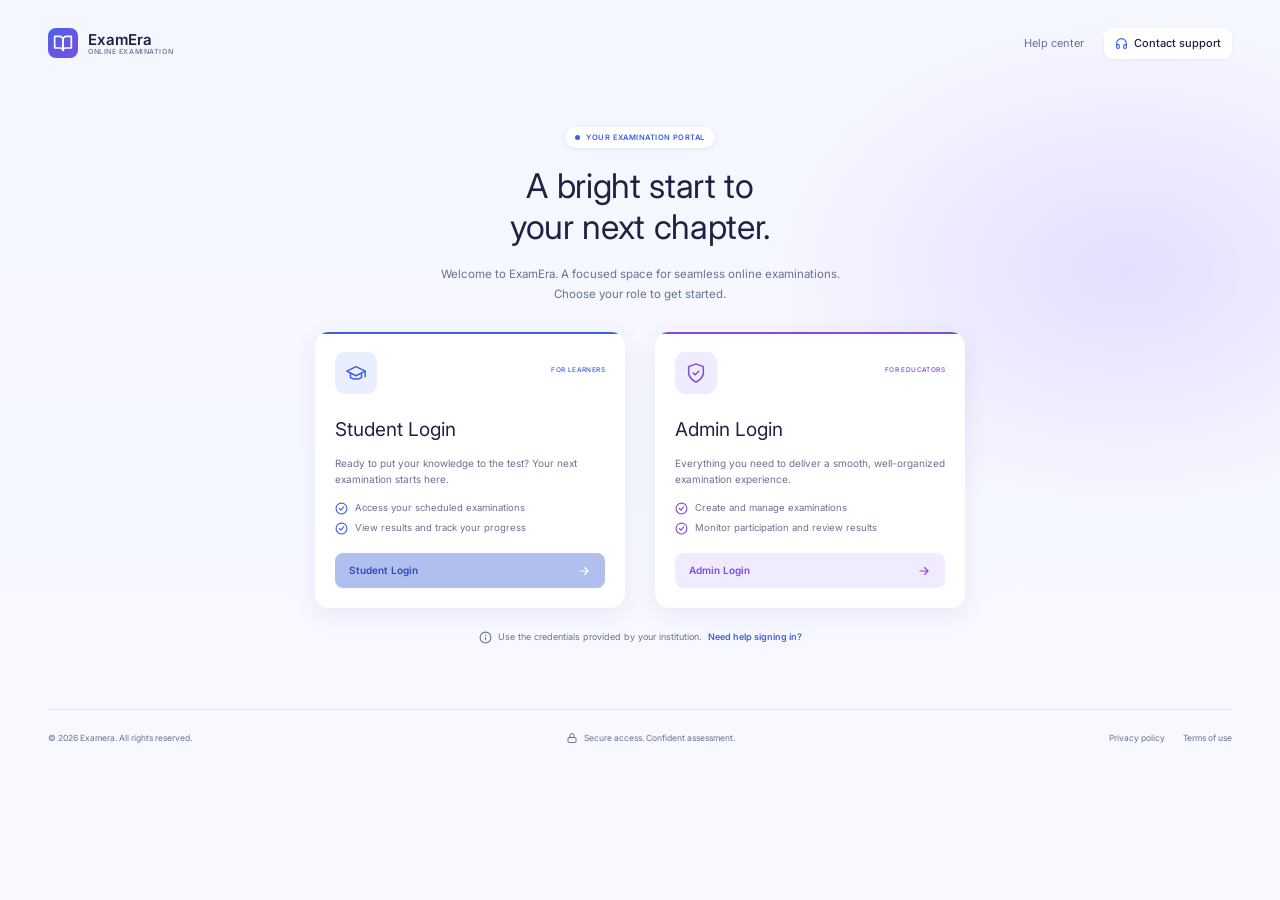
<file: frontend/index.html>
<!doctype html>
<html lang="en">
  <head>
    <meta charset="UTF-8" />
    <meta name="viewport" content="width=device-width, initial-scale=1" />
    <title>ExamEra – Online Examination</title>
    <link rel="preconnect" href="https://fonts.googleapis.com" />
    <link rel="preconnect" href="https://fonts.gstatic.com" crossorigin />
    <link
      href="https://fonts.googleapis.com/css2?family=Inter:wght@300;400;500;600&display=swap"
      rel="stylesheet"
    />
    <link rel="stylesheet" href="./css/styles.css" />
  </head>
  <body>
    <div class="page">
      <header class="header">
        <a class="brand" href="#">
          <span class="brand-logo">
            <svg
              width="20"
              height="20"
              viewBox="0 0 24 24"
              fill="none"
              stroke="currentColor"
              stroke-width="2"
              stroke-linecap="round"
              stroke-linejoin="round"
            >
              <path d="M2 4h6a4 4 0 0 1 4 4v13a3 3 0 0 0-3-3H2z" />
              <path d="M22 4h-6a4 4 0 0 0-4 4v13a3 3 0 0 1 3-3h7z" />
            </svg>
          </span>
          <span class="brand-text">
            <strong>ExamEra</strong>
            <small>ONLINE EXAMINATION</small>
          </span>
        </a>
        <nav class="header-nav">
          <a href="#" class="help-link">Help center</a>
          <a href="#" class="support-btn">
            <svg
              width="13"
              height="13"
              viewBox="0 0 24 24"
              fill="none"
              stroke="currentColor"
              stroke-width="2"
              stroke-linecap="round"
              stroke-linejoin="round"
            >
              <path d="M3 18v-6a9 9 0 0 1 18 0v6" />
              <path
                d="M21 19a2 2 0 0 1-2 2h-1a2 2 0 0 1-2-2v-3a2 2 0 0 1 2-2h3zM3 19a2 2 0 0 0 2 2h1a2 2 0 0 0 2-2v-3a2 2 0 0 0-2-2H3z"
              />
            </svg>
            Contact support
          </a>
        </nav>
      </header>

      <main class="hero">
        <span class="pill"
          ><i class="pill-dot"></i>YOUR EXAMINATION PORTAL</span
        >
        <h1>A bright start to your next chapter.</h1>
        <p class="lead">
          Welcome to ExamEra. A focused space for seamless online
          examinations.<br />Choose your role to get started.
        </p>

        <section class="cards">
          <article class="card card-student">
            <div class="card-top">
              <span class="icon-box">
                <svg
                  width="22"
                  height="22"
                  viewBox="0 0 24 24"
                  fill="none"
                  stroke="currentColor"
                  stroke-width="1.6"
                  stroke-linecap="round"
                  stroke-linejoin="round"
                >
                  <path d="M22 10 12 5 2 10l10 5 10-5z" />
                  <path d="M6 12v5c3 2 9 2 12 0v-5" />
                  <path d="M22 10v6" />
                </svg>
              </span>
              <span class="tag">FOR LEARNERS</span>
            </div>
            <h2>Student Login</h2>
            <p class="card-desc">
              Ready to put your knowledge to the test? Your next examination
              starts here.
            </p>
            <ul class="features">
              <li>
                <svg
                  viewBox="0 0 24 24"
                  width="13"
                  height="13"
                  fill="none"
                  stroke="currentColor"
                  stroke-width="2"
                  stroke-linecap="round"
                  stroke-linejoin="round"
                >
                  <circle cx="12" cy="12" r="10" />
                  <path d="m8 12 3 3 5-6" /></svg
                >Access your scheduled examinations
              </li>
              <li>
                <svg
                  viewBox="0 0 24 24"
                  width="13"
                  height="13"
                  fill="none"
                  stroke="currentColor"
                  stroke-width="2"
                  stroke-linecap="round"
                  stroke-linejoin="round"
                >
                  <circle cx="12" cy="12" r="10" />
                  <path d="m8 12 3 3 5-6" /></svg
                >View results and track your progress
              </li>
            </ul>
            <a href="student-login.html" class="btn">
              <span>Student Login</span>
              <svg
                width="14"
                height="14"
                viewBox="0 0 24 24"
                fill="none"
                stroke="currentColor"
                stroke-width="2"
                stroke-linecap="round"
                stroke-linejoin="round"
              >
                <path d="M5 12h14M13 6l6 6-6 6" />
              </svg>
            </a>
          </article>

          <article class="card card-admin">
            <div class="card-top">
              <span class="icon-box">
                <svg
                  width="22"
                  height="22"
                  viewBox="0 0 24 24"
                  fill="none"
                  stroke="currentColor"
                  stroke-width="1.6"
                  stroke-linecap="round"
                  stroke-linejoin="round"
                >
                  <path d="M12 22s8-4 8-10V5l-8-3-8 3v7c0 6 8 10 8 10z" />
                  <path d="m9 12 2 2 4-4" />
                </svg>
              </span>
              <span class="tag">FOR EDUCATORS</span>
            </div>
            <h2>Admin Login</h2>
            <p class="card-desc">
              Everything you need to deliver a smooth, well-organized
              examination experience.
            </p>
            <ul class="features">
              <li>
                <svg
                  viewBox="0 0 24 24"
                  width="13"
                  height="13"
                  fill="none"
                  stroke="currentColor"
                  stroke-width="2"
                  stroke-linecap="round"
                  stroke-linejoin="round"
                >
                  <circle cx="12" cy="12" r="10" />
                  <path d="m8 12 3 3 5-6" /></svg
                >Create and manage examinations
              </li>
              <li>
                <svg
                  viewBox="0 0 24 24"
                  width="13"
                  height="13"
                  fill="none"
                  stroke="currentColor"
                  stroke-width="2"
                  stroke-linecap="round"
                  stroke-linejoin="round"
                >
                  <circle cx="12" cy="12" r="10" />
                  <path d="m8 12 3 3 5-6" /></svg
                >Monitor participation and review results
              </li>
            </ul>
            <a href="admin-login.html" class="btn">
              <span>Admin Login</span>
              <svg
                width="14"
                height="14"
                viewBox="0 0 24 24"
                fill="none"
                stroke="currentColor"
                stroke-width="2"
                stroke-linecap="round"
                stroke-linejoin="round"
              >
                <path d="M5 12h14M13 6l6 6-6 6" />
              </svg>
            </a>
          </article>
        </section>

        <p class="note">
          <svg
            width="13"
            height="13"
            viewBox="0 0 24 24"
            fill="none"
            stroke="currentColor"
            stroke-width="2"
            stroke-linecap="round"
            stroke-linejoin="round"
          >
            <circle cx="12" cy="12" r="10" />
            <path d="M12 16v-4M12 8h.01" />
          </svg>
          Use the credentials provided by your institution.
          <a href="#">Need help signing in?</a>
        </p>
      </main>

      <footer class="footer">
        <span>© 2026 Examera. All rights reserved.</span>
        <span class="secure">
          <svg
            width="12"
            height="12"
            viewBox="0 0 24 24"
            fill="none"
            stroke="currentColor"
            stroke-width="2"
            stroke-linecap="round"
            stroke-linejoin="round"
          >
            <rect x="4" y="11" width="16" height="10" rx="2" />
            <path d="M8 11V7a4 4 0 0 1 8 0v4" />
          </svg>
          Secure access. Confident assessment.
        </span>
        <span class="footer-links"
          ><a href="#">Privacy policy</a><a href="#">Terms of use</a></span
        >
      </footer>
    </div>
  </body>
</html>
</file>
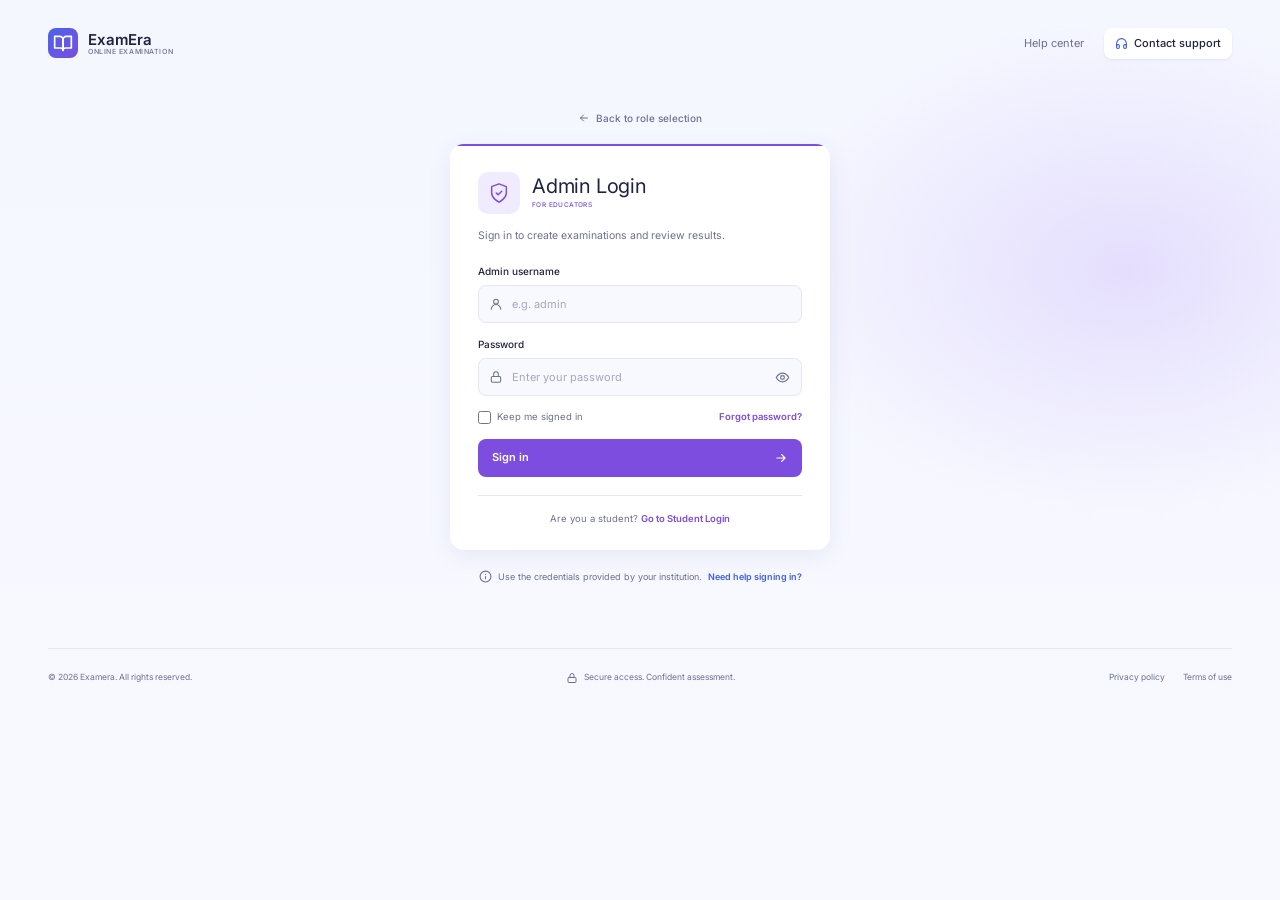
<file: frontend/admin-dashboard.html>
<!doctype html>
<html lang="en">
  <head>
    <meta charset="UTF-8" />
    <meta name="viewport" content="width=device-width, initial-scale=1" />
    <title>Admin Dashboard – ExamEra</title>
    <link rel="preconnect" href="https://fonts.googleapis.com" />
    <link rel="preconnect" href="https://fonts.gstatic.com" crossorigin />
    <link
      href="https://fonts.googleapis.com/css2?family=Inter:wght@300;400;500;600&display=swap"
      rel="stylesheet"
    />
    <link rel="stylesheet" href="./css/styles.css" />
    <link rel="stylesheet" href="./css/dashboard.css" />
    <link rel="stylesheet" href="./css/ui.css" />
  </head>
  <body class="dash admin-theme">
    <div class="page">
      <header class="header">
        <a class="brand" href="admin-dashboard.html">
          <span class="brand-logo">
            <svg
              width="20"
              height="20"
              viewBox="0 0 24 24"
              fill="none"
              stroke="currentColor"
              stroke-width="2"
              stroke-linecap="round"
              stroke-linejoin="round"
            >
              <path d="M2 4h6a4 4 0 0 1 4 4v13a3 3 0 0 0-3-3H2z" />
              <path d="M22 4h-6a4 4 0 0 0-4 4v13a3 3 0 0 1 3-3h7z" />
            </svg>
          </span>
          <span class="brand-text"
            ><strong>ExamEra</strong><small>ONLINE EXAMINATION</small></span
          >
        </a>
        <nav class="header-nav">
          <a href="#" class="help-link">Help center</a>
          <span class="user-chip"
            ><span class="avatar">PN</span
            ><span class="name-text">Priya Nair</span></span
          >
          <a href="admin-login.html" class="signout">Sign out</a>
        </nav>
      </header>

      <main class="dash-main">
        <div class="dash-title">
          <div>
            <h1>Examination overview</h1>
            <p>
              2 examinations are live right now. 5 submissions are waiting for
              review.
            </p>
          </div>
          <a href="#" class="primary-btn">
            <svg
              width="13"
              height="13"
              viewBox="0 0 24 24"
              fill="none"
              stroke="currentColor"
              stroke-width="2.2"
              stroke-linecap="round"
            >
              <path d="M12 5v14M5 12h14" />
            </svg>
            Create examination
          </a>
        </div>

        <section class="stats" aria-label="Summary">
          <div class="stat">
            <span>Live examinations</span><strong>2</strong
            ><small>In progress now</small>
          </div>
          <div class="stat">
            <span>Scheduled</span><strong>8</strong><small>Next 30 days</small>
          </div>
          <div class="stat">
            <span>Registered students</span><strong>1,248</strong
            ><small>Across 14 batches</small>
          </div>
          <div class="stat">
            <span>Pending reviews</span><strong>5</strong
            ><small>Need your attention</small>
          </div>
        </section>

        <div class="grid">
          <section class="panel">
            <div class="panel-head">
              <h2>Examinations</h2>
              <a href="#">Manage all</a>
            </div>
            <div class="table-wrap">
              <table>
                <thead>
                  <tr>
                    <th>Examination</th>
                    <th>Date</th>
                    <th>Students</th>
                    <th>Status</th>
                    <th></th>
                  </tr>
                </thead>
                <tbody>
                  <tr>
                    <td class="name">Mathematics – Calculus II</td>
                    <td class="muted">12 Oct</td>
                    <td>184</td>
                    <td><span class="chip live">Live</span></td>
                    <td><a href="#" class="row-btn">Monitor</a></td>
                  </tr>
                  <tr>
                    <td class="name">Physics – Thermodynamics</td>
                    <td class="muted">15 Oct</td>
                    <td>162</td>
                    <td><span class="chip scheduled">Scheduled</span></td>
                    <td><a href="#" class="row-btn">Edit</a></td>
                  </tr>
                  <tr>
                    <td class="name">English Literature – Unit Test</td>
                    <td class="muted">21 Oct</td>
                    <td>140</td>
                    <td><span class="chip scheduled">Scheduled</span></td>
                    <td><a href="#" class="row-btn">Edit</a></td>
                  </tr>
                  <tr>
                    <td class="name">Chemistry – Organic Basics</td>
                    <td class="muted">30 Sep</td>
                    <td>171</td>
                    <td><span class="chip done">Completed</span></td>
                    <td><a href="#" class="row-btn">Results</a></td>
                  </tr>
                  <tr>
                    <td class="name">Biology – Genetics</td>
                    <td class="muted">–</td>
                    <td>–</td>
                    <td><span class="chip draft">Draft</span></td>
                    <td><a href="#" class="row-btn">Edit</a></td>
                  </tr>
                </tbody>
              </table>
            </div>
          </section>

          <aside>
            <section class="panel">
              <div class="panel-head"><h2>Participation</h2></div>
              <div class="bars">
                <div>
                  <div class="bar-label">
                    <span>Mathematics – Calculus II</span><span>92%</span>
                  </div>
                  <div class="bar"><i style="width: 92%"></i></div>
                </div>
                <div>
                  <div class="bar-label">
                    <span>Chemistry – Organic Basics</span><span>96%</span>
                  </div>
                  <div class="bar"><i style="width: 96%"></i></div>
                </div>
                <div>
                  <div class="bar-label">
                    <span>History – Modern India</span><span>88%</span>
                  </div>
                  <div class="bar"><i style="width: 88%"></i></div>
                </div>
              </div>
            </section>

            <section class="panel">
              <div class="panel-head"><h2>Recent activity</h2></div>
              <ul class="activity">
                <li>
                  184 students joined Calculus II<small>10 minutes ago</small>
                </li>
                <li>
                  Chemistry results were published<small>Yesterday</small>
                </li>
                <li>
                  Physics exam was scheduled for 15 Oct<small>2 days ago</small>
                </li>
              </ul>
            </section>
          </aside>
        </div>
      </main>

      <footer class="footer">
        <span>© 2026 Examora. All rights reserved.</span>
        <span class="secure">
          <svg
            width="12"
            height="12"
            viewBox="0 0 24 24"
            fill="none"
            stroke="currentColor"
            stroke-width="2"
            stroke-linecap="round"
            stroke-linejoin="round"
          >
            <rect x="4" y="11" width="16" height="10" rx="2" />
            <path d="M8 11V7a4 4 0 0 1 8 0v4" />
          </svg>
          Secure access. Confident assessment.
        </span>
        <span class="footer-links"
          ><a href="#">Privacy policy</a><a href="#">Terms of use</a></span
        >
      </footer>
    </div>
    <script src="./js/api.js"></script>
    <script src="./js/admin-dashboard.js"></script>
  </body>
</html>
</file>
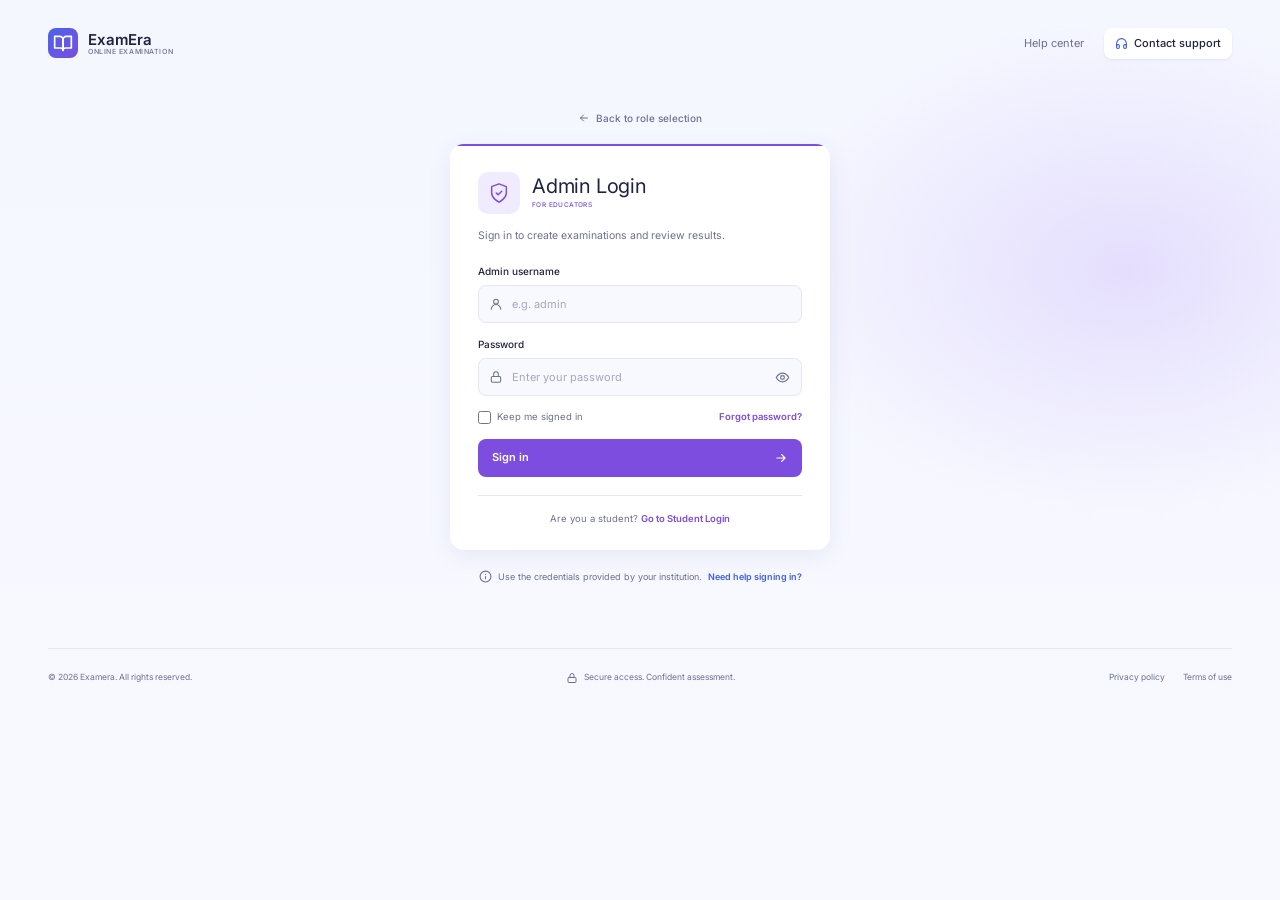
<file: frontend/admin-login.html>
<!doctype html>
<html lang="en">
  <head>
    <meta charset="UTF-8" />
    <meta name="viewport" content="width=device-width, initial-scale=1" />
    <title>Admin Login – ExamEra</title>
    <link rel="preconnect" href="https://fonts.googleapis.com" />
    <link rel="preconnect" href="https://fonts.gstatic.com" crossorigin />
    <link
      href="https://fonts.googleapis.com/css2?family=Inter:wght@300;400;500;600&display=swap"
      rel="stylesheet"
    />
    <link rel="stylesheet" href="./css/styles.css" />
    <link rel="stylesheet" href="./css/login.css" />
  </head>
  <body>
    <div class="page">
      <header class="header">
        <a class="brand" href="index.html">
          <span class="brand-logo">
            <svg
              width="20"
              height="20"
              viewBox="0 0 24 24"
              fill="none"
              stroke="currentColor"
              stroke-width="2"
              stroke-linecap="round"
              stroke-linejoin="round"
            >
              <path d="M2 4h6a4 4 0 0 1 4 4v13a3 3 0 0 0-3-3H2z" />
              <path d="M22 4h-6a4 4 0 0 0-4 4v13a3 3 0 0 1 3-3h7z" />
            </svg>
          </span>
          <span class="brand-text"
            ><strong>ExamEra</strong><small>ONLINE EXAMINATION</small></span
          >
        </a>
        <nav class="header-nav">
          <a href="#" class="help-link">Help center</a>
          <a href="#" class="support-btn">
            <svg
              width="13"
              height="13"
              viewBox="0 0 24 24"
              fill="none"
              stroke="currentColor"
              stroke-width="2"
              stroke-linecap="round"
              stroke-linejoin="round"
            >
              <path d="M3 18v-6a9 9 0 0 1 18 0v6" />
              <path
                d="M21 19a2 2 0 0 1-2 2h-1a2 2 0 0 1-2-2v-3a2 2 0 0 1 2-2h3zM3 19a2 2 0 0 0 2 2h1a2 2 0 0 0 2-2v-3a2 2 0 0 0-2-2H3z"
              />
            </svg>
            Contact support
          </a>
        </nav>
      </header>

      <main class="login-main">
        <a href="index.html" class="back-link">
          <svg
            width="12"
            height="12"
            viewBox="0 0 24 24"
            fill="none"
            stroke="currentColor"
            stroke-width="2"
            stroke-linecap="round"
            stroke-linejoin="round"
          >
            <path d="M19 12H5M11 18l-6-6 6-6" />
          </svg>
          Back to role selection
        </a>

        <section class="login-card admin">
          <div class="login-head">
            <span class="icon-box">
              <svg
                width="22"
                height="22"
                viewBox="0 0 24 24"
                fill="none"
                stroke="currentColor"
                stroke-width="1.6"
                stroke-linecap="round"
                stroke-linejoin="round"
              >
                <path d="M12 22s8-4 8-10V5l-8-3-8 3v7c0 6 8 10 8 10z" />
                <path d="m9 12 2 2 4-4" />
              </svg>
            </span>
            <div>
              <h1>Admin Login</h1>
              <span class="tag">FOR EDUCATORS</span>
            </div>
          </div>
          <p class="login-sub">
            Sign in to create examinations and review results.
          </p>

          <form class="form" id="login-form" data-role="admin" novalidate>
            <div class="field">
              <label for="user">Admin username</label>
              <div class="input-wrap">
                <svg
                  width="14"
                  height="14"
                  viewBox="0 0 24 24"
                  fill="none"
                  stroke="currentColor"
                  stroke-width="1.8"
                  stroke-linecap="round"
                  stroke-linejoin="round"
                >
                  <circle cx="12" cy="8" r="4" />
                  <path d="M4 21a8 8 0 0 1 16 0" />
                </svg>
                <input
                  id="user"
                  name="user"
                  type="text"
                  autocomplete="username"
                  placeholder="e.g. admin"
                  required
                />
              </div>
            </div>

            <div class="field">
              <label for="password">Password</label>
              <div class="input-wrap">
                <svg
                  width="14"
                  height="14"
                  viewBox="0 0 24 24"
                  fill="none"
                  stroke="currentColor"
                  stroke-width="1.8"
                  stroke-linecap="round"
                  stroke-linejoin="round"
                >
                  <rect x="4" y="11" width="16" height="10" rx="2" />
                  <path d="M8 11V7a4 4 0 0 1 8 0v4" />
                </svg>
                <input
                  id="password"
                  name="password"
                  type="password"
                  autocomplete="current-password"
                  placeholder="Enter your password"
                  required
                />
                <button
                  type="button"
                  class="toggle-pw"
                  aria-label="Show password"
                  aria-pressed="false"
                >
                  <svg
                    width="15"
                    height="15"
                    viewBox="0 0 24 24"
                    fill="none"
                    stroke="currentColor"
                    stroke-width="1.8"
                    stroke-linecap="round"
                    stroke-linejoin="round"
                  >
                    <path d="M2 12s4-7 10-7 10 7 10 7-4 7-10 7S2 12 2 12z" />
                    <circle cx="12" cy="12" r="3" />
                  </svg>
                </button>
              </div>
            </div>

            <div class="form-row">
              <label class="check"
                ><input type="checkbox" name="remember" /> Keep me signed
                in</label
              >
              <a href="#">Forgot password?</a>
            </div>

            <p class="form-error" id="form-error" role="alert">
              Enter your admin username and password to continue.
            </p>

            <button type="submit" class="submit">
              <span>Sign in</span>
              <svg
                width="14"
                height="14"
                viewBox="0 0 24 24"
                fill="none"
                stroke="currentColor"
                stroke-width="2"
                stroke-linecap="round"
                stroke-linejoin="round"
              >
                <path d="M5 12h14M13 6l6 6-6 6" />
              </svg>
            </button>
          </form>

          <p class="switch-role">
            Are you a student?
            <a href="student-login.html">Go to Student Login</a>
          </p>
        </section>

        <p class="note">
          <svg
            width="13"
            height="13"
            viewBox="0 0 24 24"
            fill="none"
            stroke="currentColor"
            stroke-width="2"
            stroke-linecap="round"
            stroke-linejoin="round"
          >
            <circle cx="12" cy="12" r="10" />
            <path d="M12 16v-4M12 8h.01" />
          </svg>
          Use the credentials provided by your institution.
          <a href="#">Need help signing in?</a>
        </p>
      </main>

      <footer class="footer">
        <span>© 2026 Examera. All rights reserved.</span>
        <span class="secure">
          <svg
            width="12"
            height="12"
            viewBox="0 0 24 24"
            fill="none"
            stroke="currentColor"
            stroke-width="2"
            stroke-linecap="round"
            stroke-linejoin="round"
          >
            <rect x="4" y="11" width="16" height="10" rx="2" />
            <path d="M8 11V7a4 4 0 0 1 8 0v4" />
          </svg>
          Secure access. Confident assessment.
        </span>
        <span class="footer-links"
          ><a href="#">Privacy policy</a><a href="#">Terms of use</a></span
        >
      </footer>
    </div>

    <script src="./js/script.js"></script>
  </body>
</html>
</file>
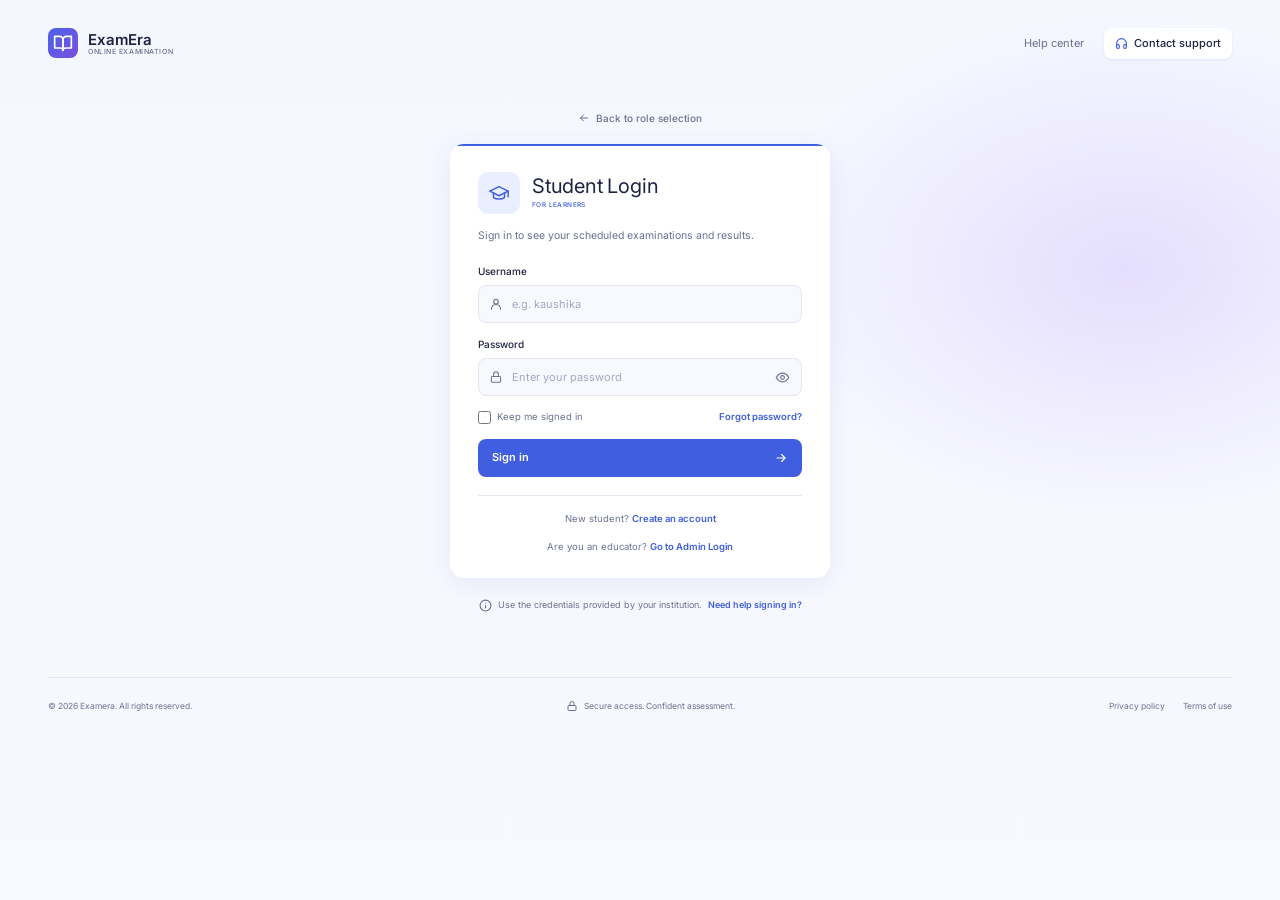
<file: frontend/exam.html>
<!doctype html>
<html lang="en">
  <head>
    <meta charset="UTF-8" />
    <meta name="viewport" content="width=device-width, initial-scale=1" />
    <title>Examination – ExamEra</title>
    <link rel="preconnect" href="https://fonts.googleapis.com" />
    <link rel="preconnect" href="https://fonts.gstatic.com" crossorigin />
    <link href="https://fonts.googleapis.com/css2?family=Inter:wght@300;400;500;600&display=swap" rel="stylesheet" />
    <link rel="stylesheet" href="./css/styles.css" />
    <link rel="stylesheet" href="./css/dashboard.css" />
    <link rel="stylesheet" href="./css/exam.css" />
  </head>
  <body class="dash student-theme">
    <div class="page">
      <header class="header exam-bar">
        <a class="brand" href="student-dashboard.html">
          <span class="brand-logo">
            <svg width="20" height="20" viewBox="0 0 24 24" fill="none" stroke="currentColor" stroke-width="2" stroke-linecap="round" stroke-linejoin="round"><path d="M2 4h6a4 4 0 0 1 4 4v13a3 3 0 0 0-3-3H2z" /><path d="M22 4h-6a4 4 0 0 0-4 4v13a3 3 0 0 1 3-3h7z" /></svg>
          </span>
          <span class="brand-text"><strong>ExamEra</strong><small>ONLINE EXAMINATION</small></span>
        </a>
        <nav class="header-nav"><span class="timer" id="timer" hidden>--:--</span></nav>
      </header>

      <main class="exam-main" id="view"><p class="exam-meta">Loading…</p></main>

      <footer class="footer">
        <span>© 2026 Examora. All rights reserved.</span>
        <span class="secure">Secure access. Confident assessment.</span>
        <span class="footer-links"><a href="student-dashboard.html">Back to dashboard</a></span>
      </footer>
    </div>
    <script src="./js/api.js"></script>
    <script src="./js/exam.js"></script>
  </body>
</html>
</file>
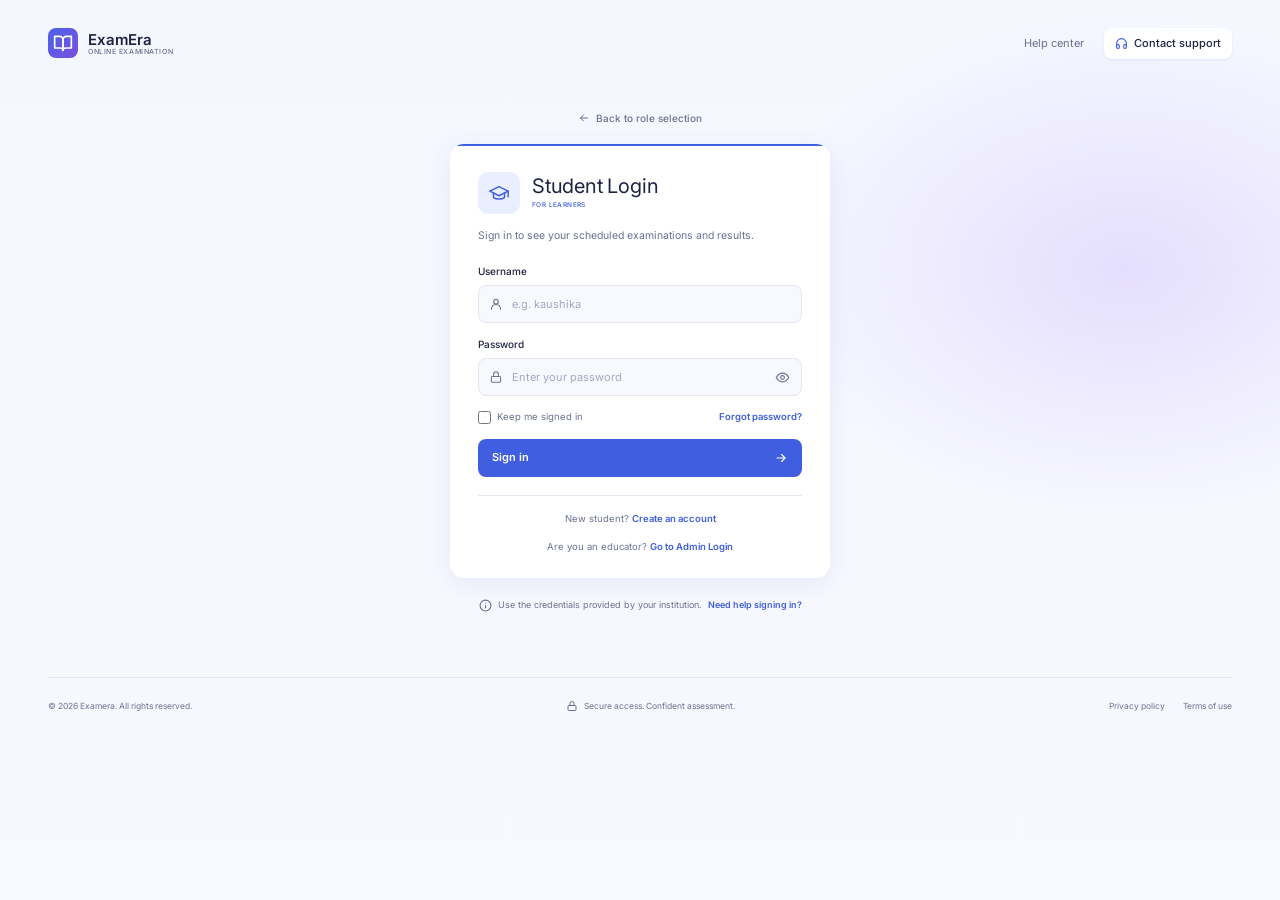
<file: frontend/student-dashboard.html>
<!doctype html>
<html lang="en">
  <head>
    <meta charset="UTF-8" />
    <meta name="viewport" content="width=device-width, initial-scale=1" />
    <title>Student Dashboard – ExamEra</title>
    <link rel="preconnect" href="https://fonts.googleapis.com" />
    <link rel="preconnect" href="https://fonts.gstatic.com" crossorigin />
    <link
      href="https://fonts.googleapis.com/css2?family=Inter:wght@300;400;500;600&display=swap"
      rel="stylesheet"
    />
    <link rel="stylesheet" href="./css/styles.css" />
    <link rel="stylesheet" href="./css/dashboard.css" />
    <link rel="stylesheet" href="./css/ui.css" />
  </head>
  <body class="dash student-theme">
    <div class="page">
      <header class="header">
        <a class="brand" href="student-dashboard.html">
          <span class="brand-logo">
            <svg
              width="20"
              height="20"
              viewBox="0 0 24 24"
              fill="none"
              stroke="currentColor"
              stroke-width="2"
              stroke-linecap="round"
              stroke-linejoin="round"
            >
              <path d="M2 4h6a4 4 0 0 1 4 4v13a3 3 0 0 0-3-3H2z" />
              <path d="M22 4h-6a4 4 0 0 0-4 4v13a3 3 0 0 1 3-3h7z" />
            </svg>
          </span>
          <span class="brand-text"
            ><strong>ExamEra</strong><small>ONLINE EXAMINATION</small></span
          >
        </a>
        <nav class="header-nav">
          <a href="#" class="help-link">Help center</a>
          <span class="user-chip"
            ><span class="avatar">AS</span
            ><span class="name-text">Aarav Sharma</span></span
          >
          <a href="student-login.html" class="signout">Sign out</a>
        </nav>
      </header>

      <main class="dash-main">
        <div class="dash-title">
          <div>
            <h1>Welcome back, Aarav.</h1>
            <p>
              You have 3 examinations coming up. Your next one starts on 12
              October.
            </p>
          </div>
        </div>

        <section class="stats three" aria-label="Summary">
          <div class="stat">
            <span>Upcoming exams</span><strong>3</strong
            ><small>Next 30 days</small>
          </div>
          <div class="stat">
            <span>Completed</span><strong>12</strong
            ><small>This academic year</small>
          </div>
          <div class="stat">
            <span>Average score</span><strong>82%</strong
            ><small>Across all results</small>
          </div>
        </section>

        <div class="grid">
          <div>
            <section class="panel">
              <div class="panel-head">
                <h2>Scheduled examinations</h2>
                <a href="#">View all</a>
              </div>
              <div class="exam-list">
                <div class="exam-row">
                  <div class="date-box">OCT<b>12</b></div>
                  <div class="exam-info">
                    <h3>Mathematics – Calculus II</h3>
                    <p>10:00 AM · 90 minutes · 40 questions</p>
                  </div>
                  <a href="#" class="row-btn">View details</a>
                </div>
                <div class="exam-row">
                  <div class="date-box">OCT<b>15</b></div>
                  <div class="exam-info">
                    <h3>Physics – Thermodynamics</h3>
                    <p>2:00 PM · 60 minutes · 30 questions</p>
                  </div>
                  <a href="#" class="row-btn">View details</a>
                </div>
                <div class="exam-row">
                  <div class="date-box">OCT<b>21</b></div>
                  <div class="exam-info">
                    <h3>English Literature – Unit Test</h3>
                    <p>11:00 AM · 45 minutes · 25 questions</p>
                  </div>
                  <a href="#" class="row-btn">View details</a>
                </div>
              </div>
            </section>

            <section class="panel">
              <div class="panel-head">
                <h2>Recent results</h2>
                <a href="#">View all</a>
              </div>
              <div class="table-wrap">
                <table>
                  <thead>
                    <tr>
                      <th>Examination</th>
                      <th>Date</th>
                      <th>Score</th>
                      <th>Status</th>
                    </tr>
                  </thead>
                  <tbody>
                    <tr>
                      <td class="name">Chemistry – Organic Basics</td>
                      <td class="muted">30 Sep</td>
                      <td>88%</td>
                      <td><span class="chip pass">Passed</span></td>
                    </tr>
                    <tr>
                      <td class="name">Computer Science – Algorithms</td>
                      <td class="muted">24 Sep</td>
                      <td>91%</td>
                      <td><span class="chip pass">Passed</span></td>
                    </tr>
                    <tr>
                      <td class="name">History – Modern India</td>
                      <td class="muted">17 Sep</td>
                      <td>74%</td>
                      <td><span class="chip pass">Passed</span></td>
                    </tr>
                  </tbody>
                </table>
              </div>
            </section>
          </div>

          <aside>
            <section class="panel">
              <div class="panel-head"><h2>Subject progress</h2></div>
              <div class="bars">
                <div>
                  <div class="bar-label">
                    <span>Mathematics</span><span>85%</span>
                  </div>
                  <div class="bar"><i style="width: 85%"></i></div>
                </div>
                <div>
                  <div class="bar-label">
                    <span>Physics</span><span>78%</span>
                  </div>
                  <div class="bar"><i style="width: 78%"></i></div>
                </div>
                <div>
                  <div class="bar-label">
                    <span>Chemistry</span><span>88%</span>
                  </div>
                  <div class="bar"><i style="width: 88%"></i></div>
                </div>
                <div>
                  <div class="bar-label">
                    <span>Computer Science</span><span>91%</span>
                  </div>
                  <div class="bar"><i style="width: 91%"></i></div>
                </div>
              </div>
            </section>

            <section class="panel">
              <div class="panel-head"><h2>Before you begin</h2></div>
              <ul class="instructions">
                <li>
                  <b>Check your connection.</b> Use a stable network before
                  starting.
                </li>
                <li>
                  <b>Join early.</b> Exams open 10 minutes before the start
                  time.
                </li>
                <li>
                  <b>Stay in the window.</b> Leaving the exam tab may be
                  recorded.
                </li>
              </ul>
            </section>
          </aside>
        </div>
      </main>

      <footer class="footer">
        <span>© 2026 Examora. All rights reserved.</span>
        <span class="secure">
          <svg
            width="12"
            height="12"
            viewBox="0 0 24 24"
            fill="none"
            stroke="currentColor"
            stroke-width="2"
            stroke-linecap="round"
            stroke-linejoin="round"
          >
            <rect x="4" y="11" width="16" height="10" rx="2" />
            <path d="M8 11V7a4 4 0 0 1 8 0v4" />
          </svg>
          Secure access. Confident assessment.
        </span>
        <span class="footer-links"
          ><a href="#">Privacy policy</a><a href="#">Terms of use</a></span
        >
      </footer>
    </div>
    <script src="./js/api.js"></script>
    <script src="./js/student-dashboard.js"></script>
  </body>
</html>
</file>
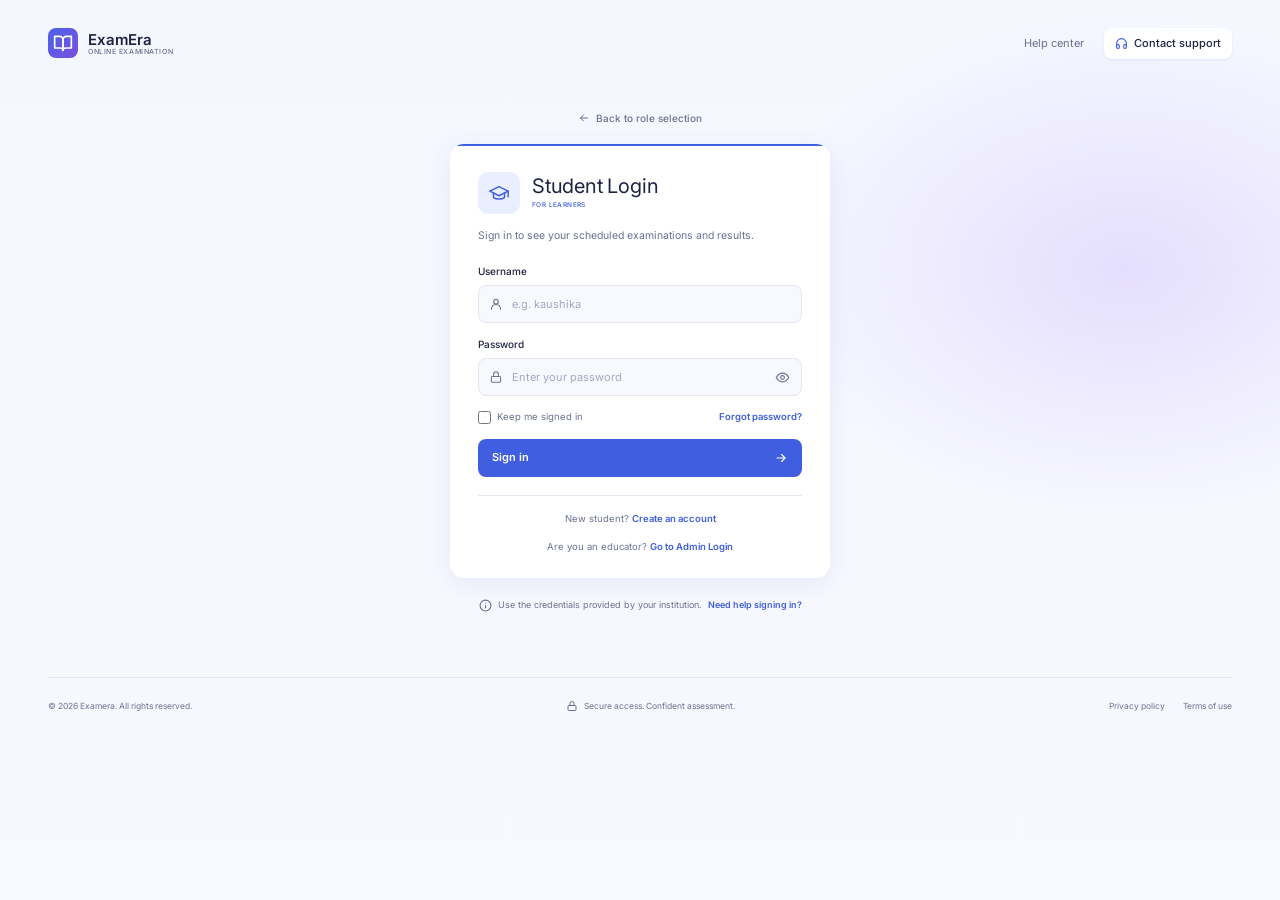
<file: frontend/student-login.html>
<!doctype html>
<html lang="en">
  <head>
    <meta charset="UTF-8" />
    <meta name="viewport" content="width=device-width, initial-scale=1" />
    <title>Student Login – ExamEra</title>
    <link rel="preconnect" href="https://fonts.googleapis.com" />
    <link rel="preconnect" href="https://fonts.gstatic.com" crossorigin />
    <link
      href="https://fonts.googleapis.com/css2?family=Inter:wght@300;400;500;600&display=swap"
      rel="stylesheet"
    />
    <link rel="stylesheet" href="./css/styles.css" />
    <link rel="stylesheet" href="./css/login.css" />
  </head>
  <body>
    <div class="page">
      <header class="header">
        <a class="brand" href="index.html">
          <span class="brand-logo">
            <svg
              width="20"
              height="20"
              viewBox="0 0 24 24"
              fill="none"
              stroke="currentColor"
              stroke-width="2"
              stroke-linecap="round"
              stroke-linejoin="round"
            >
              <path d="M2 4h6a4 4 0 0 1 4 4v13a3 3 0 0 0-3-3H2z" />
              <path d="M22 4h-6a4 4 0 0 0-4 4v13a3 3 0 0 1 3-3h7z" />
            </svg>
          </span>
          <span class="brand-text"
            ><strong>ExamEra</strong><small>ONLINE EXAMINATION</small></span
          >
        </a>
        <nav class="header-nav">
          <a href="#" class="help-link">Help center</a>
          <a href="#" class="support-btn">
            <svg
              width="13"
              height="13"
              viewBox="0 0 24 24"
              fill="none"
              stroke="currentColor"
              stroke-width="2"
              stroke-linecap="round"
              stroke-linejoin="round"
            >
              <path d="M3 18v-6a9 9 0 0 1 18 0v6" />
              <path
                d="M21 19a2 2 0 0 1-2 2h-1a2 2 0 0 1-2-2v-3a2 2 0 0 1 2-2h3zM3 19a2 2 0 0 0 2 2h1a2 2 0 0 0 2-2v-3a2 2 0 0 0-2-2H3z"
              />
            </svg>
            Contact support
          </a>
        </nav>
      </header>

      <main class="login-main">
        <a href="index.html" class="back-link">
          <svg
            width="12"
            height="12"
            viewBox="0 0 24 24"
            fill="none"
            stroke="currentColor"
            stroke-width="2"
            stroke-linecap="round"
            stroke-linejoin="round"
          >
            <path d="M19 12H5M11 18l-6-6 6-6" />
          </svg>
          Back to role selection
        </a>

        <section class="login-card student">
          <div class="login-head">
            <span class="icon-box">
              <svg
                width="22"
                height="22"
                viewBox="0 0 24 24"
                fill="none"
                stroke="currentColor"
                stroke-width="1.6"
                stroke-linecap="round"
                stroke-linejoin="round"
              >
                <path d="M22 10 12 5 2 10l10 5 10-5z" />
                <path d="M6 12v5c3 2 9 2 12 0v-5" />
                <path d="M22 10v6" />
              </svg>
            </span>
            <div>
              <h1>Student Login</h1>
              <span class="tag">FOR LEARNERS</span>
            </div>
          </div>
          <p class="login-sub">
            Sign in to see your scheduled examinations and results.
          </p>

          <form class="form" id="login-form" data-role="student" novalidate>
            <div class="field">
              <label for="user">Username</label>
              <div class="input-wrap">
                <svg
                  width="14"
                  height="14"
                  viewBox="0 0 24 24"
                  fill="none"
                  stroke="currentColor"
                  stroke-width="1.8"
                  stroke-linecap="round"
                  stroke-linejoin="round"
                >
                  <circle cx="12" cy="8" r="4" />
                  <path d="M4 21a8 8 0 0 1 16 0" />
                </svg>
                <input
                  id="user"
                  name="user"
                  type="text"
                  autocomplete="username"
                  placeholder="e.g. kaushika"
                  required
                />
              </div>
            </div>

            <div class="field">
              <label for="password">Password</label>
              <div class="input-wrap">
                <svg
                  width="14"
                  height="14"
                  viewBox="0 0 24 24"
                  fill="none"
                  stroke="currentColor"
                  stroke-width="1.8"
                  stroke-linecap="round"
                  stroke-linejoin="round"
                >
                  <rect x="4" y="11" width="16" height="10" rx="2" />
                  <path d="M8 11V7a4 4 0 0 1 8 0v4" />
                </svg>
                <input
                  id="password"
                  name="password"
                  type="password"
                  autocomplete="current-password"
                  placeholder="Enter your password"
                  required
                />
                <button
                  type="button"
                  class="toggle-pw"
                  aria-label="Show password"
                  aria-pressed="false"
                >
                  <svg
                    width="15"
                    height="15"
                    viewBox="0 0 24 24"
                    fill="none"
                    stroke="currentColor"
                    stroke-width="1.8"
                    stroke-linecap="round"
                    stroke-linejoin="round"
                  >
                    <path d="M2 12s4-7 10-7 10 7 10 7-4 7-10 7S2 12 2 12z" />
                    <circle cx="12" cy="12" r="3" />
                  </svg>
                </button>
              </div>
            </div>

            <div class="form-row">
              <label class="check"
                ><input type="checkbox" name="remember" /> Keep me signed
                in</label
              >
              <a href="#">Forgot password?</a>
            </div>

            <p class="form-error" id="form-error" role="alert">
              Enter your username and password to continue.
            </p>

            <button type="submit" class="submit">
              <span>Sign in</span>
              <svg
                width="14"
                height="14"
                viewBox="0 0 24 24"
                fill="none"
                stroke="currentColor"
                stroke-width="2"
                stroke-linecap="round"
                stroke-linejoin="round"
              >
                <path d="M5 12h14M13 6l6 6-6 6" />
              </svg>
            </button>
          </form>

          <p class="switch-role">
            New student? <a href="student-register.html">Create an account</a
            ><br /><br />
            Are you an educator?
            <a href="admin-login.html">Go to Admin Login</a>
          </p>
        </section>

        <p class="note">
          <svg
            width="13"
            height="13"
            viewBox="0 0 24 24"
            fill="none"
            stroke="currentColor"
            stroke-width="2"
            stroke-linecap="round"
            stroke-linejoin="round"
          >
            <circle cx="12" cy="12" r="10" />
            <path d="M12 16v-4M12 8h.01" />
          </svg>
          Use the credentials provided by your institution.
          <a href="#">Need help signing in?</a>
        </p>
      </main>

      <footer class="footer">
        <span>© 2026 Examera. All rights reserved.</span>
        <span class="secure">
          <svg
            width="12"
            height="12"
            viewBox="0 0 24 24"
            fill="none"
            stroke="currentColor"
            stroke-width="2"
            stroke-linecap="round"
            stroke-linejoin="round"
          >
            <rect x="4" y="11" width="16" height="10" rx="2" />
            <path d="M8 11V7a4 4 0 0 1 8 0v4" />
          </svg>
          Secure access. Confident assessment.
        </span>
        <span class="footer-links"
          ><a href="#">Privacy policy</a><a href="#">Terms of use</a></span
        >
      </footer>
    </div>

    <script src="./js/script.js"></script>
  </body>
</html>
</file>
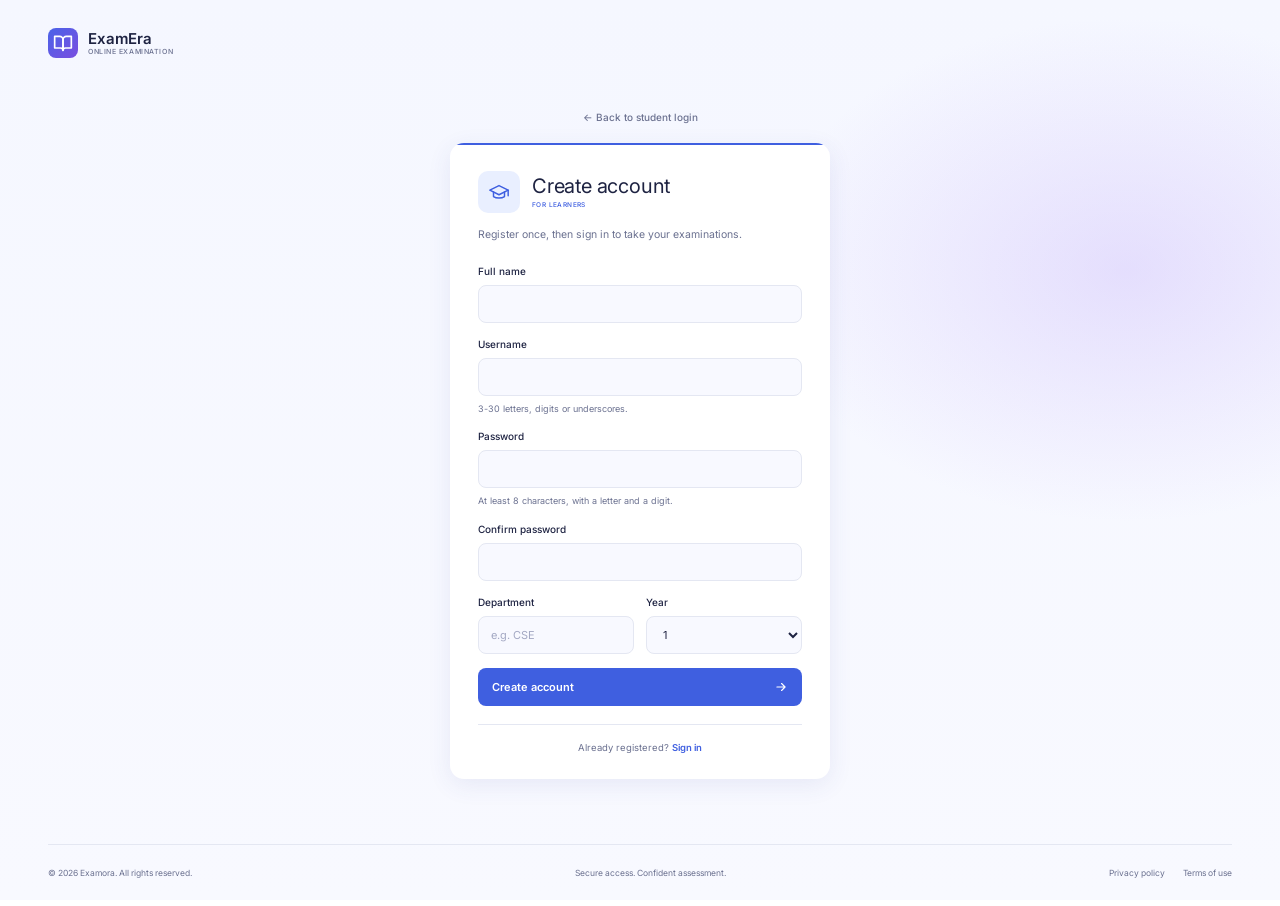
<file: frontend/student-register.html>
<!doctype html>
<html lang="en">
  <head>
    <meta charset="UTF-8" />
    <meta name="viewport" content="width=device-width, initial-scale=1" />
    <title>Student Registration – ExamEra</title>
    <link rel="preconnect" href="https://fonts.googleapis.com" />
    <link rel="preconnect" href="https://fonts.gstatic.com" crossorigin />
    <link href="https://fonts.googleapis.com/css2?family=Inter:wght@300;400;500;600&display=swap" rel="stylesheet" />
    <link rel="stylesheet" href="./css/styles.css" />
    <link rel="stylesheet" href="./css/login.css" />
    <style>
      .plain input, .plain select { padding-left: 12px; }
      .plain select { width: 100%; height: 38px; font: inherit; font-size: 11px; color: var(--ink); background: #f8f9ff; border: 1px solid var(--line); border-radius: 8px; padding-right: 10px; }
      .plain select:focus { outline: none; background: #fff; border-color: var(--accent); box-shadow: 0 0 0 3px color-mix(in srgb, var(--accent) 15%, transparent); }
      .two { display: grid; grid-template-columns: 1fr 1fr; gap: 12px; }
      .hint { font-size: 9px; color: var(--muted); }
      .form-ok { display: none; font-size: 10px; color: #1a8a4f; }
      .form-ok.show { display: block; }
    </style>
  </head>
  <body>
    <div class="page">
      <header class="header">
        <a class="brand" href="index.html">
          <span class="brand-logo">
            <svg width="20" height="20" viewBox="0 0 24 24" fill="none" stroke="currentColor" stroke-width="2" stroke-linecap="round" stroke-linejoin="round"><path d="M2 4h6a4 4 0 0 1 4 4v13a3 3 0 0 0-3-3H2z" /><path d="M22 4h-6a4 4 0 0 0-4 4v13a3 3 0 0 1 3-3h7z" /></svg>
          </span>
          <span class="brand-text"><strong>ExamEra</strong><small>ONLINE EXAMINATION</small></span>
        </a>
      </header>

      <main class="login-main">
        <a href="student-login.html" class="back-link">← Back to student login</a>
        <section class="login-card student">
          <div class="login-head">
            <span class="icon-box">
              <svg width="22" height="22" viewBox="0 0 24 24" fill="none" stroke="currentColor" stroke-width="1.6" stroke-linecap="round" stroke-linejoin="round"><path d="M22 10 12 5 2 10l10 5 10-5z" /><path d="M6 12v5c3 2 9 2 12 0v-5" /><path d="M22 10v6" /></svg>
            </span>
            <div><h1>Create account</h1><span class="tag">FOR LEARNERS</span></div>
          </div>
          <p class="login-sub">Register once, then sign in to take your examinations.</p>

          <form class="form plain" id="reg-form" novalidate>
            <div class="field"><label for="name">Full name</label>
              <div class="input-wrap"><input id="name" autocomplete="name" maxlength="100" required /></div></div>
            <div class="field"><label for="username">Username</label>
              <div class="input-wrap"><input id="username" autocomplete="username" maxlength="30" required /></div>
              <span class="hint">3-30 letters, digits or underscores.</span></div>
            <div class="field"><label for="password">Password</label>
              <div class="input-wrap"><input id="password" type="password" autocomplete="new-password" required /></div>
              <span class="hint">At least 8 characters, with a letter and a digit.</span></div>
            <div class="field"><label for="confirm">Confirm password</label>
              <div class="input-wrap"><input id="confirm" type="password" autocomplete="new-password" required /></div></div>
            <div class="two">
              <div class="field"><label for="dept">Department</label>
                <div class="input-wrap"><input id="dept" maxlength="100" placeholder="e.g. CSE" required /></div></div>
              <div class="field"><label for="year">Year</label>
                <select id="year"><option>1</option><option>2</option><option>3</option><option>4</option><option>5</option><option>6</option><option>7</option><option>8</option></select></div>
            </div>
            <p class="form-error" id="form-error" role="alert"></p>
            <p class="form-ok" id="form-ok" role="status"></p>
            <button type="submit" class="submit"><span>Create account</span>
              <svg width="14" height="14" viewBox="0 0 24 24" fill="none" stroke="currentColor" stroke-width="2" stroke-linecap="round" stroke-linejoin="round"><path d="M5 12h14M13 6l6 6-6 6" /></svg></button>
          </form>
          <p class="switch-role">Already registered? <a href="student-login.html">Sign in</a></p>
        </section>
      </main>

      <footer class="footer">
        <span>© 2026 Examora. All rights reserved.</span>
        <span class="secure">Secure access. Confident assessment.</span>
        <span class="footer-links"><a href="#">Privacy policy</a><a href="#">Terms of use</a></span>
      </footer>
    </div>
    <script src="./js/student-register.js"></script>
  </body>
</html>
</file>
<file: frontend/css/styles.css>
@import url(./reset.css);

:root {
  --ink: #1e2342;
  --muted: #6b7190;
  --blue: #3f5fe0;
  --blue-soft: #e9efff;
  --blue-btn: #b0bfee;
  --violet: #7c4dde;
  --violet-soft: #f1ebff;
  --line: #e4e7f2;
  --radius: 14px;
}

* {
  box-sizing: border-box;
  margin: 0;
  padding: 0;
}

html,
body {
  /* min-height: 100%; */
  margin: 0;
  padding: 0;
}

body {
  font-family:
    "Inter",
    system-ui,
    -apple-system,
    "Segoe UI",
    sans-serif;
  color: var(--ink);
  background:
    radial-gradient(
      520px 360px at 88% 30%,
      rgba(196, 175, 250, 0.35),
      transparent 70%
    ),
    linear-gradient(180deg, #f5f7ff 0%, #f8f9ff 100%);
  background-attachment: fixed;
  -webkit-font-smoothing: antialiased;
}

a {
  color: inherit;
  text-decoration: none;
}
ul {
  list-style: none;
}

:focus-visible {
  outline: 2px solid var(--blue);
  outline-offset: 3px;
  border-radius: 6px;
}

.page {
  /* max-width: 1000px;
  min-height: 100vh; */
  position: relative;
  margin: 0 auto;
  padding: 0 48px;
  display: flex;
  flex-direction: column;
}

/* Header */
.header {
  display: flex;
  align-items: center;
  justify-content: space-between;
  padding: 28px 0;
}

.brand {
  display: flex;
  align-items: center;
  gap: 10px;
}

.brand-logo {
  width: 30px;
  height: 30px;
  display: grid;
  place-items: center;
  color: #fff;
  border-radius: 8px;
  background: linear-gradient(135deg, #4a63e8, #7a4ee0);
}

.brand-text {
  display: flex;
  flex-direction: column;
  line-height: 1.15;
}
.brand-text strong {
  font-size: 15px;
  font-weight: 600;
}
.brand-text small {
  font-size: 7px;
  letter-spacing: 0.08em;
  font-weight: 500;
  color: var(--muted);
}

.header-nav {
  display: flex;
  align-items: center;
  gap: 20px;
  font-size: 11px;
}
.help-link {
  color: var(--muted);
}
.help-link:hover {
  color: var(--ink);
}

.support-btn {
  display: inline-flex;
  align-items: center;
  gap: 6px;
  padding: 7px 11px;
  font-weight: 500;
  color: var(--ink);
  background: #fff;
  border-radius: 8px;
  box-shadow: 0 1px 3px rgba(40, 50, 120, 0.08);
}
.support-btn svg {
  color: var(--blue);
}

/* Hero */
.hero {
  /* flex: 1; */
  display: flex;
  flex-direction: column;
  align-items: center;
  text-align: center;
  padding-top: 40px;
}

.pill {
  display: inline-flex;
  align-items: center;
  gap: 6px;
  padding: 5px 10px;
  font-size: 7.5px;
  font-weight: 600;
  letter-spacing: 0.06em;
  color: var(--blue);
  background: #fff;
  border-radius: 999px;
  box-shadow: 0 1px 4px rgba(40, 50, 120, 0.1);
}
.pill-dot {
  width: 5px;
  height: 5px;
  border-radius: 50%;
  background: var(--blue);
}

h1 {
  max-width: 420px;
  margin-top: 18px;
  font-size: 34px;
  line-height: 1.2;
  font-weight: 400;
  letter-spacing: -0.01em;
}

.lead {
  margin-top: 18px;
  font-size: 11.5px;
  line-height: 1.7;
  color: var(--muted);
}

/* Cards */
.cards {
  display: grid;
  grid-template-columns: repeat(2, 1fr);
  gap: 30px;
  width: 100%;
  max-width: 650px;
  margin-top: 28px;
  text-align: left;
}

.card {
  --accent: var(--blue);
  position: relative;
  overflow: hidden;
  padding: 20px;
  background: #fff;
  border-radius: var(--radius);
  box-shadow: 0 6px 24px rgba(60, 70, 150, 0.09);
}
.card::before {
  content: "";
  position: absolute;
  inset: 0 0 auto 0;
  height: 2px;
  background: var(--accent);
}
.card-admin {
  --accent: var(--violet);
}

.card-top {
  display: flex;
  justify-content: space-between;
  align-items: flex-start;
}

.icon-box {
  width: 42px;
  height: 42px;
  display: grid;
  place-items: center;
  color: var(--accent);
  background: var(--blue-soft);
  border-radius: 10px;
}
.card-admin .icon-box {
  background: var(--violet-soft);
}

.tag {
  margin-top: 14px;
  font-size: 6.5px;
  font-weight: 500;
  letter-spacing: 0.06em;
  color: var(--accent);
}

.card h2 {
  margin-top: 22px;
  font-size: 19px;
  font-weight: 400;
}

.card-desc {
  margin-top: 10px;
  font-size: 10px;
  line-height: 1.6;
  color: var(--muted);
}

.features {
  margin-top: 14px;
  display: grid;
  gap: 6px;
}
.features li {
  display: flex;
  align-items: center;
  gap: 7px;
  font-size: 9.5px;
  color: var(--muted);
}
.features svg {
  flex: none;
  color: var(--accent);
}

.btn {
  display: flex;
  align-items: center;
  justify-content: space-between;
  margin-top: 18px;
  padding: 0 14px;
  height: 35px;
  font-size: 10px;
  font-weight: 600;
  border-radius: 8px;
  transition: filter 0.15s ease;
}
.btn:hover {
  filter: brightness(0.95);
}

.card-student .btn {
  background: var(--blue-btn);
  color: #2f48c0;
}
.card-student .btn svg {
  color: #fff;
}
.card-admin .btn {
  background: var(--violet-soft);
  color: var(--violet);
}

.note {
  display: flex;
  align-items: center;
  justify-content: center;
  gap: 6px;
  margin-top: 22px;
  font-size: 9px;
  color: var(--muted);
}
.note a {
  color: var(--blue);
  font-weight: 600;
}
.note a:hover {
  text-decoration: underline;
}

/* Footer */
.footer {
  display: flex;
  align-items: center;
  justify-content: space-between;
  gap: 16px;
  margin-top: 65px;
  padding: 22px 0 26px;
  border-top: 1px solid var(--line);
  font-size: 8.5px;
  color: var(--muted);
}
.secure {
  display: inline-flex;
  align-items: center;
  gap: 6px;
}
.footer-links {
  display: flex;
  gap: 18px;
}
.footer-links a:hover {
  color: var(--ink);
}

/* Responsive */
@media (max-width: 720px) {
  .page {
    padding: 0 20px;
  }
  .header-nav .help-link {
    display: none;
  }
  h1 {
    font-size: 28px;
  }
  .cards {
    grid-template-columns: 1fr;
  }
  .footer {
    flex-direction: column;
    text-align: center;
    gap: 10px;
  }
}

/* Larger screens: scale up the compact type */
@media (min-width: 1100px) {
  html {
    font-size: 112.5%;
  }
}
</file>
<file: frontend/css/dashboard.css>
/* Dashboard pages – load after styles.css */
body.admin-theme {
  --accent: var(--violet);
  --accent-soft: var(--violet-soft);
}
body.student-theme {
  --accent: var(--blue);
  --accent-soft: var(--blue-soft);
}

/* .dash .page { max-width: 1100px; } */
.dash .header {
  padding: 22px 0;
}

.user-chip {
  display: flex;
  align-items: center;
  gap: 8px;
  font-size: 11px;
  font-weight: 500;
}
.avatar {
  width: 28px;
  height: 28px;
  display: grid;
  place-items: center;
  font-size: 10px;
  font-weight: 600;
  color: var(--accent);
  background: var(--accent-soft);
  border-radius: 50%;
}
.signout {
  color: var(--muted);
  font-size: 11px;
}
.signout:hover {
  color: var(--ink);
}

.dash-main {
  flex: 1;
  padding-top: 8px;
}

.dash-title {
  display: flex;
  align-items: flex-end;
  justify-content: space-between;
  gap: 16px;
  flex-wrap: wrap;
}
.dash-title h1 {
  max-width: none;
  margin: 0;
  font-size: 26px;
  text-align: left;
}
.dash-title p {
  margin-top: 6px;
  font-size: 11.5px;
  color: var(--muted);
}

.primary-btn {
  display: inline-flex;
  align-items: center;
  gap: 8px;
  height: 36px;
  padding: 0 16px;
  font-size: 11px;
  font-weight: 600;
  color: #fff;
  background: var(--accent);
  border-radius: 8px;
}
.primary-btn:hover {
  filter: brightness(1.08);
}

/* Stats */
.stats {
  display: grid;
  grid-template-columns: repeat(4, 1fr);
  gap: 14px;
  margin-top: 22px;
}
.stats.three {
  grid-template-columns: repeat(3, 1fr);
}
.stat {
  padding: 16px 18px;
  background: #fff;
  border-radius: var(--radius);
  box-shadow: 0 4px 18px rgba(60, 70, 150, 0.07);
}
.stat span {
  font-size: 10px;
  color: var(--muted);
}
.stat strong {
  display: block;
  margin-top: 6px;
  font-size: 24px;
  font-weight: 500;
  letter-spacing: -0.01em;
}
.stat small {
  font-size: 9.5px;
  color: var(--muted);
}

/* Panels */
.grid {
  display: grid;
  grid-template-columns: 1.5fr 1fr;
  gap: 18px;
  margin-top: 18px;
  align-items: start;
}
.panel {
  position: relative;
  overflow: hidden;
  padding: 20px;
  background: #fff;
  border-radius: var(--radius);
  box-shadow: 0 6px 24px rgba(60, 70, 150, 0.09);
}
.panel::before {
  content: "";
  position: absolute;
  inset: 0 0 auto 0;
  height: 2px;
  background: var(--accent);
}
.panel + .panel {
  margin-top: 18px;
}
.panel-head {
  display: flex;
  align-items: center;
  justify-content: space-between;
  margin-bottom: 12px;
}
.panel-head h2 {
  font-size: 14px;
  font-weight: 500;
}
.panel-head a {
  font-size: 10px;
  font-weight: 600;
  color: var(--accent);
}
.panel-head a:hover {
  text-decoration: underline;
}

/* Exam list */
.exam-list {
  display: grid;
}
.exam-row {
  display: flex;
  align-items: center;
  gap: 14px;
  padding: 14px 0;
  border-top: 1px solid var(--line);
}
.exam-row:first-child {
  border-top: 0;
  padding-top: 4px;
}
.date-box {
  flex: none;
  width: 44px;
  padding: 6px 0;
  text-align: center;
  background: var(--accent-soft);
  color: var(--accent);
  border-radius: 10px;
  font-size: 8.5px;
  font-weight: 600;
  line-height: 1.2;
}
.date-box b {
  display: block;
  font-size: 16px;
  font-weight: 600;
}
.exam-info {
  flex: 1;
  min-width: 0;
}
.exam-info h3 {
  font-size: 12px;
  font-weight: 500;
}
.exam-info p {
  margin-top: 3px;
  font-size: 10px;
  color: var(--muted);
}

.row-btn {
  flex: none;
  display: inline-flex;
  align-items: center;
  height: 30px;
  padding: 0 14px;
  font-size: 10px;
  font-weight: 600;
  border-radius: 8px;
  color: var(--accent);
  background: var(--accent-soft);
}
.row-btn.solid {
  color: #fff;
  background: var(--accent);
}
.row-btn:hover {
  filter: brightness(0.96);
}

/* Chips */
.chip {
  display: inline-block;
  padding: 3px 9px;
  font-size: 9px;
  font-weight: 600;
  border-radius: 999px;
}
.chip.live {
  color: #1a8a4f;
  background: #e3f6ec;
}
.chip.scheduled {
  color: var(--blue);
  background: var(--blue-soft);
}
.chip.draft {
  color: var(--muted);
  background: #eef0f7;
}
.chip.done {
  color: var(--violet);
  background: var(--violet-soft);
}
.chip.pass {
  color: #1a8a4f;
  background: #e3f6ec;
}

/* Tables */
.table-wrap {
  overflow-x: auto;
}
table {
  width: 100%;
  border-collapse: collapse;
  font-size: 10.5px;
}
th {
  padding: 8px 10px 8px 0;
  text-align: left;
  font-size: 9px;
  font-weight: 500;
  color: var(--muted);
  border-bottom: 1px solid var(--line);
}
td {
  padding: 12px 10px 12px 0;
  border-bottom: 1px solid var(--line);
}
tr:last-child td {
  border-bottom: 0;
}
td.name {
  font-weight: 500;
}
td.muted {
  color: var(--muted);
}

/* Progress bars */
.bars {
  display: grid;
  gap: 14px;
}
.bar-label {
  display: flex;
  justify-content: space-between;
  font-size: 10px;
  margin-bottom: 6px;
}
.bar-label span:last-child {
  color: var(--muted);
}
.bar {
  height: 6px;
  background: #eef0f7;
  border-radius: 999px;
  overflow: hidden;
}
.bar i {
  display: block;
  height: 100%;
  background: var(--accent);
  border-radius: 999px;
}

/* Activity */
.activity {
  display: grid;
  gap: 14px;
}
.activity li {
  font-size: 10.5px;
  line-height: 1.5;
}
.activity li small {
  display: block;
  font-size: 9px;
  color: var(--muted);
}

.instructions li {
  font-size: 10.5px;
  color: var(--muted);
  line-height: 1.6;
  padding: 6px 0;
}
.instructions li b {
  color: var(--ink);
  font-weight: 500;
}
.footer {
  margin-top: 30px;
}

@media (max-width: 860px) {
  .stats,
  .stats.three {
    grid-template-columns: repeat(2, 1fr);
  }
  .grid {
    grid-template-columns: 1fr;
  }
}
@media (max-width: 520px) {
  .stats,
  .stats.three {
    grid-template-columns: 1fr;
  }
  .exam-row {
    flex-wrap: wrap;
  }
  .user-chip span.name-text {
    display: none;
  }
}
</file>
<file: frontend/css/ui.css>
/* Polish + admin form styles – load after dashboard.css */
body { text-rendering: optimizeLegibility; }
.dash-title h1 { font-size: 30px; letter-spacing: -.02em; }
.dash-title p { font-size: 12.5px; }

.stat { position: relative; overflow: hidden; transition: transform .18s ease, box-shadow .18s ease; }
.stat::after { content: ""; position: absolute; right: -24px; top: -24px; width: 80px; height: 80px; border-radius: 50%; background: var(--accent-soft); opacity: .7; }
.stat strong { position: relative; z-index: 1; font-size: 28px; }
.stat:hover, .exam-row:hover { transform: translateY(-1px); }
.stat:hover { box-shadow: 0 8px 24px rgba(60, 70, 150, .12); }

.exam-row { padding: 14px 10px; margin: 0 -10px; border-radius: 12px; border-top: 0; transition: background .15s ease; }
.exam-row + .exam-row { border-top: 0; }
.exam-row:hover { background: #f8f9ff; transform: none; }
.row-btn { transition: filter .15s, transform .15s; }
.row-btn:hover { transform: translateY(-1px); }
.bar i { transition: width .8s cubic-bezier(.2, .8, .2, 1); }
.panel { animation: rise .35s ease both; }
@keyframes rise { from { opacity: 0; transform: translateY(6px); } to { opacity: 1; transform: none; } }
@media (prefers-reduced-motion: reduce) { .panel { animation: none; } .bar i { transition: none; } }

.empty { padding: 22px 8px; text-align: center; font-size: 11.5px; color: var(--muted); }
.empty b { display: block; margin-bottom: 4px; font-size: 13px; font-weight: 500; color: var(--ink); }

/* Forms (admin) */
.form-grid { display: grid; gap: 12px; }
.f { display: grid; gap: 5px; }
.f label { font-size: 10px; font-weight: 500; }
.f input, .f select, .f textarea {
  width: 100%; padding: 9px 11px; font: inherit; font-size: 11.5px; color: var(--ink);
  background: #f8f9ff; border: 1px solid var(--line); border-radius: 8px;
}
.f textarea { min-height: 64px; resize: vertical; }
.f input:focus, .f select:focus, .f textarea:focus {
  outline: none; background: #fff; border-color: var(--accent);
  box-shadow: 0 0 0 3px color-mix(in srgb, var(--accent) 15%, transparent);
}
.f-row { display: grid; grid-template-columns: 1fr 1fr; gap: 10px; }
.btn-primary {
  height: 36px; padding: 0 16px; font: inherit; font-size: 11px; font-weight: 600; color: #fff;
  background: var(--accent); border: 0; border-radius: 8px; cursor: pointer;
}
.btn-primary:hover { filter: brightness(1.08); }
.btn-ghost { background: var(--accent-soft); color: var(--accent); border: 0; border-radius: 8px; cursor: pointer; font: inherit; font-size: 10px; font-weight: 600; padding: 6px 12px; }
.btn-ghost.danger { background: #fdecea; color: #c0392b; }
.msg { font-size: 10.5px; min-height: 14px; }
.msg.ok { color: #1a8a4f; }
.msg.bad { color: #c0392b; }

.tabs { display: flex; gap: 6px; margin-bottom: 12px; }
.tab { padding: 6px 14px; font: inherit; font-size: 10.5px; font-weight: 600; color: var(--muted); background: transparent; border: 0; border-radius: 999px; cursor: pointer; }
.tab.on { color: var(--accent); background: var(--accent-soft); }
.q-item { padding: 12px 0; border-top: 1px solid var(--line); display: flex; gap: 12px; justify-content: space-between; }
.q-item:first-child { border-top: 0; }
.q-item h4 { font-size: 11.5px; font-weight: 500; line-height: 1.5; }
.q-item p { margin-top: 3px; font-size: 10px; color: var(--muted); }
.hidden { display: none !important; }

.f input[type="search"] { max-width: 320px; }
.grade-item { padding: 14px 0; border-top: 1px solid var(--line); }
.grade-item:first-child { border-top: 0; padding-top: 0; }
.grade-item h4 { font-size: 12px; font-weight: 500; line-height: 1.5; }
.essay-answer { margin-top: 10px; padding: 10px 12px; font-size: 11px; line-height: 1.6; white-space: pre-wrap; background: #f8f9ff; border-radius: 10px; }
.grade-row { display: flex; align-items: center; gap: 10px; margin-top: 10px; flex-wrap: wrap; font-size: 10.5px; }
.grade-row input { width: 80px; padding: 7px 9px; font: inherit; font-size: 11px; border: 1px solid var(--line); border-radius: 8px; background: #f8f9ff; }
.grade-row .btn-primary { height: 32px; }
</file>
<file: frontend/css/login.css>
/* Login pages – load after styles.css */
.login-main {
  flex: 1;
  display: flex;
  flex-direction: column;
  align-items: center;
  padding-top: 24px;
}

.back-link {
  align-self: center;
  display: inline-flex;
  align-items: center;
  gap: 6px;
  margin-bottom: 18px;
  font-size: 10px;
  font-weight: 500;
  color: var(--muted);
}
.back-link:hover {
  color: var(--ink);
}

.login-card {
  --accent: var(--blue);
  position: relative;
  overflow: hidden;
  width: 100%;
  max-width: 380px;
  padding: 28px 28px 24px;
  background: #fff;
  border-radius: var(--radius);
  box-shadow: 0 6px 24px rgba(60, 70, 150, 0.09);
}
.login-card::before {
  content: "";
  position: absolute;
  inset: 0 0 auto 0;
  height: 2px;
  background: var(--accent);
}
.login-card.admin {
  --accent: var(--violet);
}

.login-head {
  display: flex;
  align-items: center;
  gap: 12px;
}
.login-head .icon-box {
  background: var(--blue-soft);
  color: var(--accent);
}
.login-card.admin .icon-box {
  background: var(--violet-soft);
}
.login-head h1 {
  margin: 0;
  max-width: none;
  font-size: 20px;
  line-height: 1.2;
}
.login-head .tag {
  display: block;
  margin: 3px 0 0;
}

.login-sub {
  margin-top: 14px;
  font-size: 10.5px;
  line-height: 1.6;
  color: var(--muted);
}

.form {
  margin-top: 20px;
  display: grid;
  gap: 14px;
}

.field {
  display: grid;
  gap: 6px;
}
.field label {
  font-size: 10px;
  font-weight: 500;
}

.input-wrap {
  position: relative;
  display: flex;
  align-items: center;
}
.input-wrap > svg {
  position: absolute;
  left: 11px;
  color: var(--muted);
  pointer-events: none;
}
.input-wrap input {
  width: 100%;
  height: 38px;
  padding: 0 38px 0 33px;
  font: inherit;
  font-size: 11px;
  color: var(--ink);
  background: #f8f9ff;
  border: 1px solid var(--line);
  border-radius: 8px;
  transition:
    border-color 0.15s,
    box-shadow 0.15s,
    background 0.15s;
}
.input-wrap input::placeholder {
  color: #a3a8c3;
}
.input-wrap input:focus {
  outline: none;
  background: #fff;
  border-color: var(--accent);
  box-shadow: 0 0 0 3px color-mix(in srgb, var(--accent) 15%, transparent);
}

.toggle-pw {
  position: absolute;
  right: 6px;
  width: 28px;
  height: 28px;
  display: grid;
  place-items: center;
  color: var(--muted);
  background: none;
  border: 0;
  border-radius: 6px;
  cursor: pointer;
}
.toggle-pw:hover {
  color: var(--ink);
}

.form-row {
  display: flex;
  align-items: center;
  justify-content: space-between;
  font-size: 9.5px;
  color: var(--muted);
}
.check {
  display: inline-flex;
  align-items: center;
  gap: 6px;
  cursor: pointer;
}
.check input {
  accent-color: var(--accent);
  width: 13px;
  height: 13px;
}
.form-row a {
  color: var(--accent);
  font-weight: 600;
}
.form-row a:hover {
  text-decoration: underline;
}

.submit {
  display: flex;
  align-items: center;
  justify-content: space-between;
  height: 38px;
  padding: 0 14px;
  font: inherit;
  font-size: 11px;
  font-weight: 600;
  color: #fff;
  background: var(--accent);
  border: 0;
  border-radius: 8px;
  cursor: pointer;
  transition: filter 0.15s;
}
.submit:hover {
  filter: brightness(1.08);
}

.form-error {
  display: none;
  font-size: 9.5px;
  color: #c0392b;
}
.form-error.show {
  display: block;
}

.switch-role {
  margin-top: 18px;
  padding-top: 16px;
  border-top: 1px solid var(--line);
  text-align: center;
  font-size: 9.5px;
  color: var(--muted);
}
.switch-role a {
  color: var(--accent);
  font-weight: 600;
}
.switch-role a:hover {
  text-decoration: underline;
}

.login-main .note {
  margin-top: 20px;
}

@media (max-width: 720px) {
  .login-card {
    padding: 22px 18px;
  }
}
</file>
<file: frontend/css/exam.css>
/* Exam page – load after styles.css and dashboard.css */
.exam-bar {
  position: sticky;
  top: 0;
  z-index: 5;
}
.timer {
  display: inline-flex;
  align-items: center;
  gap: 6px;
  padding: 7px 12px;
  font-size: 12px;
  font-weight: 600;
  font-variant-numeric: tabular-nums;
  color: var(--blue);
  background: #fff;
  border-radius: 999px;
  box-shadow: 0 1px 4px rgba(40, 50, 120, 0.12);
}
.timer.warn {
  color: #c0392b;
  background: #fdecea;
}

.exam-main {
  max-width: 720px;
  margin: 0 auto;
  width: 100%;
  flex: 1;
  padding-top: 8px;
}
.exam-main h1 {
  font-size: 24px;
  text-align: left;
  margin: 0;
  max-width: none;
}
.exam-meta {
  margin-top: 6px;
  font-size: 11px;
  color: var(--muted);
}

.q-card {
  margin-top: 16px;
}
.q-card h3 {
  font-size: 13px;
  font-weight: 500;
  line-height: 1.5;
}
.q-card h3 small {
  display: block;
  margin-bottom: 4px;
  font-size: 9px;
  font-weight: 600;
  letter-spacing: 0.06em;
  color: var(--blue);
}
.options {
  display: grid;
  gap: 8px;
  margin-top: 12px;
}
.option {
  display: flex;
  align-items: center;
  gap: 10px;
  padding: 10px 12px;
  font-size: 11.5px;
  cursor: pointer;
  border: 1px solid var(--line);
  border-radius: 10px;
  background: #f8f9ff;
}
.option:hover {
  border-color: var(--blue);
}
.option:has(input:checked) {
  border-color: var(--blue);
  background: var(--blue-soft);
}
.option input {
  accent-color: var(--blue);
}
.option.right {
  border-color: #1a8a4f;
  background: #e3f6ec;
}
.option.wrong {
  border-color: #c0392b;
  background: #fdecea;
}

.actions {
  display: flex;
  gap: 10px;
  margin: 20px 0 8px;
  align-items: center;
  flex-wrap: wrap;
}
.actions .primary-btn {
  border: 0;
  cursor: pointer;
  font-family: inherit;
}
.actions .primary-btn.ghost {
  background: var(--blue-soft);
  color: var(--blue);
}
.hint {
  font-size: 10px;
  color: var(--muted);
}
.notice {
  margin-top: 14px;
  padding: 10px 12px;
  font-size: 11px;
  border-radius: 10px;
  background: #fff7e6;
  color: #8a5a00;
}
.notice.error {
  background: #fdecea;
  color: #c0392b;
}

.score-card {
  text-align: center;
  padding: 28px 20px;
}
.score-card .big {
  font-size: 44px;
  font-weight: 500;
  letter-spacing: -0.02em;
}
.score-card .grade {
  margin: 6px 0 12px;
}
.result-grid {
  display: grid;
  grid-template-columns: repeat(3, 1fr);
  gap: 10px;
  margin-top: 16px;
}
.result-grid div {
  padding: 10px;
  border-radius: 10px;
  background: #f8f9ff;
  font-size: 10px;
  color: var(--muted);
}
.result-grid b {
  display: block;
  font-size: 15px;
  font-weight: 500;
  color: var(--ink);
}
.review-answer {
  margin-top: 8px;
  font-size: 10.5px;
  color: var(--muted);
}

.essay {
  width: 100%;
  margin-top: 12px;
  padding: 10px 12px;
  font: inherit;
  font-size: 11.5px;
  line-height: 1.6;
  color: var(--ink);
  background: #f8f9ff;
  border: 1px solid var(--line);
  border-radius: 10px;
  resize: vertical;
}
.essay:focus {
  outline: none;
  background: #fff;
  border-color: var(--blue);
  box-shadow: 0 0 0 3px rgba(63, 95, 224, 0.15);
}
.essay-answer {
  margin-top: 10px;
  padding: 10px 12px;
  font-size: 11px;
  line-height: 1.6;
  white-space: pre-wrap;
  background: #f8f9ff;
  border-radius: 10px;
  color: var(--ink);
}

/* ---------- Computer-based test layout ---------- */
body.exam-mode .page {
  max-width: none;
  padding: 0 32px;
}
body.exam-mode .exam-main {
  max-width: none;
}
.cbt-title {
  margin-bottom: 12px;
  font-size: 13px;
  font-weight: 600;
}
.cbt {
  display: grid;
  grid-template-columns: minmax(0, 1fr) 300px;
  gap: 18px;
  align-items: start;
}
.cbt-main {
  display: flex;
  flex-direction: column;
  min-height: 520px;
  overflow: hidden;
  background: #fff;
  border-top: 2px solid var(--blue);
  border-radius: var(--radius);
  box-shadow: 0 6px 24px rgba(60, 70, 150, 0.09);
}
.cbt-head {
  display: flex;
  justify-content: space-between;
  gap: 12px;
  padding: 12px 20px;
  font-size: 10.5px;
  color: var(--muted);
  border-bottom: 1px solid var(--line);
}
.cbt-head .qt {
  font-weight: 500;
  color: #e0603f;
}
.cbt-head b {
  color: #1a8a4f;
}
.cbt-qno {
  padding: 16px 20px 0;
  font-size: 16px;
  font-weight: 600;
}
.cbt-body {
  flex: 1;
  padding: 12px 20px 24px;
}
.cbt-text {
  font-size: 13.5px;
  line-height: 1.75;
  white-space: pre-wrap;
}
.cbt-actions {
  display: flex;
  flex-wrap: wrap;
  align-items: center;
  gap: 10px;
  padding: 14px 20px;
  background: #fafbff;
  border-top: 1px solid var(--line);
}
.spacer {
  flex: 1;
}
.btn-light,
.btn-blue {
  height: 36px;
  padding: 0 16px;
  font: inherit;
  font-size: 11px;
  font-weight: 600;
  border-radius: 8px;
  cursor: pointer;
}
.btn-light {
  color: var(--ink);
  background: #fff;
  border: 1px solid var(--line);
}
.btn-light:hover {
  background: #f3f5ff;
}
.btn-blue {
  color: #fff;
  background: var(--blue);
  border: 0;
}
.btn-blue:hover {
  filter: brightness(1.08);
}
.btn-light:disabled,
.btn-blue:disabled {
  opacity: 0.5;
  cursor: not-allowed;
}

.cbt-side {
  position: sticky;
  top: 84px;
  padding: 16px;
  background: #fff;
  border-radius: var(--radius);
  box-shadow: 0 6px 24px rgba(60, 70, 150, 0.09);
}
.who {
  display: flex;
  align-items: center;
  gap: 10px;
  margin-bottom: 14px;
  font-size: 12px;
}
.who-av {
  width: 38px;
  height: 38px;
  display: grid;
  place-items: center;
  font-weight: 600;
  color: var(--blue);
  background: var(--blue-soft);
  border-radius: 10px;
}
.legend {
  display: grid;
  grid-template-columns: 1fr 1fr;
  gap: 8px 6px;
  margin-bottom: 14px;
  font-size: 9.5px;
  color: var(--muted);
}
.legend .item {
  display: flex;
  align-items: center;
  gap: 6px;
}
.pal-title {
  margin-bottom: 8px;
  font-size: 11px;
  font-weight: 600;
}
.pal {
  display: grid;
  grid-template-columns: repeat(5, 1fr);
  gap: 8px;
  max-height: 320px;
  overflow: auto;
  padding: 3px;
}
.pq {
  display: inline-grid;
  place-items: center;
  width: 100%;
  aspect-ratio: 1;
  padding: 0;
  font: inherit;
  font-size: 11px;
  font-weight: 600;
  color: #fff;
  border: 0;
  border-radius: 8px;
  cursor: pointer;
}
.pq.nv {
  color: var(--muted);
  background: #eceef6;
}
.pq.na {
  background: #e0603f;
}
.pq.ans {
  background: #5cb85c;
}
.pq.mk,
.pq.am {
  background: #6b4fa3;
  border-radius: 50%;
}
.pq.am {
  position: relative;
}
.pq.am::after {
  content: "";
  position: absolute;
  right: 0;
  bottom: 0;
  width: 28%;
  height: 28%;
  background: #5cb85c;
  border: 1.5px solid #fff;
  border-radius: 50%;
}
.pq.cur {
  outline: 2px solid var(--blue);
  outline-offset: 2px;
}
.pq.sm {
  width: 26px;
  height: 26px;
  aspect-ratio: auto;
  font-size: 9.5px;
  cursor: default;
  flex: none;
}
.cbt-side .wide {
  width: 100%;
  margin-top: 16px;
  height: 38px;
}

@media (max-width: 860px) {
  .cbt {
    grid-template-columns: 1fr;
  }
  .cbt-side {
    position: static;
  }
  .cbt-actions .spacer {
    display: none;
  }
}
</file>
